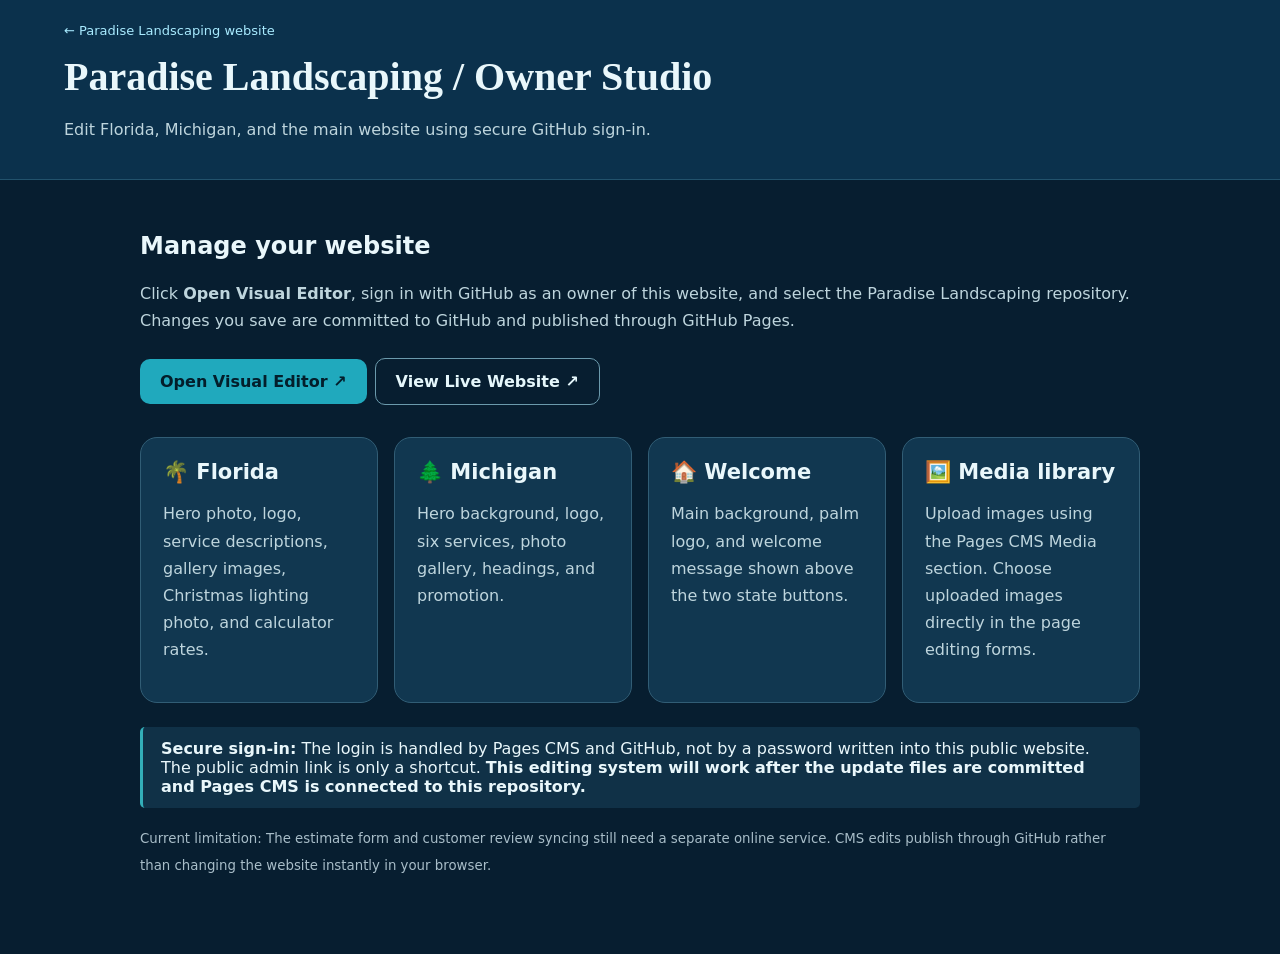
<file: admin.html>
<!doctype html><html lang="en"><head><meta charset="utf-8"><meta name="viewport" content="width=device-width,initial-scale=1"><meta name="robots" content="noindex,nofollow"><title>Owner Studio | Paradise Landscaping</title><style>
:root{font-family:system-ui,Segoe UI,Arial;color:#e9f7fb;background:#071e30}*{box-sizing:border-box}body{margin:0}header{padding:20px 5%;background:#0b314c;border-bottom:1px solid #22526c}header a{color:#a9ebff;text-decoration:none;font-size:13px}header h1{font:700 clamp(25px,4vw,40px) Georgia;margin:14px 0 4px}main{max-width:1040px;margin:auto;padding:32px 20px 60px}p{color:#bed5dd;line-height:1.7}.panels{display:grid;grid-template-columns:repeat(auto-fit,minmax(230px,1fr));gap:16px;margin:24px 0}.panel{background:#113750;border:1px solid #315d75;padding:22px;border-radius:17px}.panel h2{margin:0 0 9px;font-size:21px}.button{display:inline-block;padding:13px 20px;border-radius:10px;background:#20a9bd;color:#031e2b!important;text-decoration:none;font-weight:800;margin:8px 8px 8px 0}.button:hover{background:#7ce5e8}.button.secondary{background:transparent;color:#e5f7fb!important;border:1px solid #6b9aac}.note{border-left:3px solid #33aeb8;padding:12px 18px;background:#103147;border-radius:5px}small{color:#a8bdc8}
</style></head><body><header><a href="index.html">← Paradise Landscaping website</a><h1>Paradise Landscaping / Owner Studio</h1><p>Edit Florida, Michigan, and the main website using secure GitHub sign-in.</p></header><main><h2>Manage your website</h2><p>Click <strong>Open Visual Editor</strong>, sign in with GitHub as an owner of this website, and select the Paradise Landscaping repository. Changes you save are committed to GitHub and published through GitHub Pages.</p><a class="button" href="https://app.pagescms.org/" target="_blank" rel="noopener noreferrer">Open Visual Editor ↗</a><a class="button secondary" href="https://paradiselandscapingmichigan.com/" target="_blank" rel="noopener noreferrer">View Live Website ↗</a><div class="panels"><section class="panel"><h2>🌴 Florida</h2><p>Hero photo, logo, service descriptions, gallery images, Christmas lighting photo, and calculator rates.</p></section><section class="panel"><h2>🌲 Michigan</h2><p>Hero background, logo, six services, photo gallery, headings, and promotion.</p></section><section class="panel"><h2>🏠 Welcome</h2><p>Main background, palm logo, and welcome message shown above the two state buttons.</p></section><section class="panel"><h2>🖼️ Media library</h2><p>Upload images using the Pages CMS Media section. Choose uploaded images directly in the page editing forms.</p></section></div><div class="note"><strong>Secure sign-in:</strong> The login is handled by Pages CMS and GitHub, not by a password written into this public website. The public admin link is only a shortcut. <strong>This editing system will work after the update files are committed and Pages CMS is connected to this repository.</strong></div><p><small>Current limitation: The estimate form and customer review syncing still need a separate online service. CMS edits publish through GitHub rather than changing the website instantly in your browser.</small></p></main></body></html>
</file>
